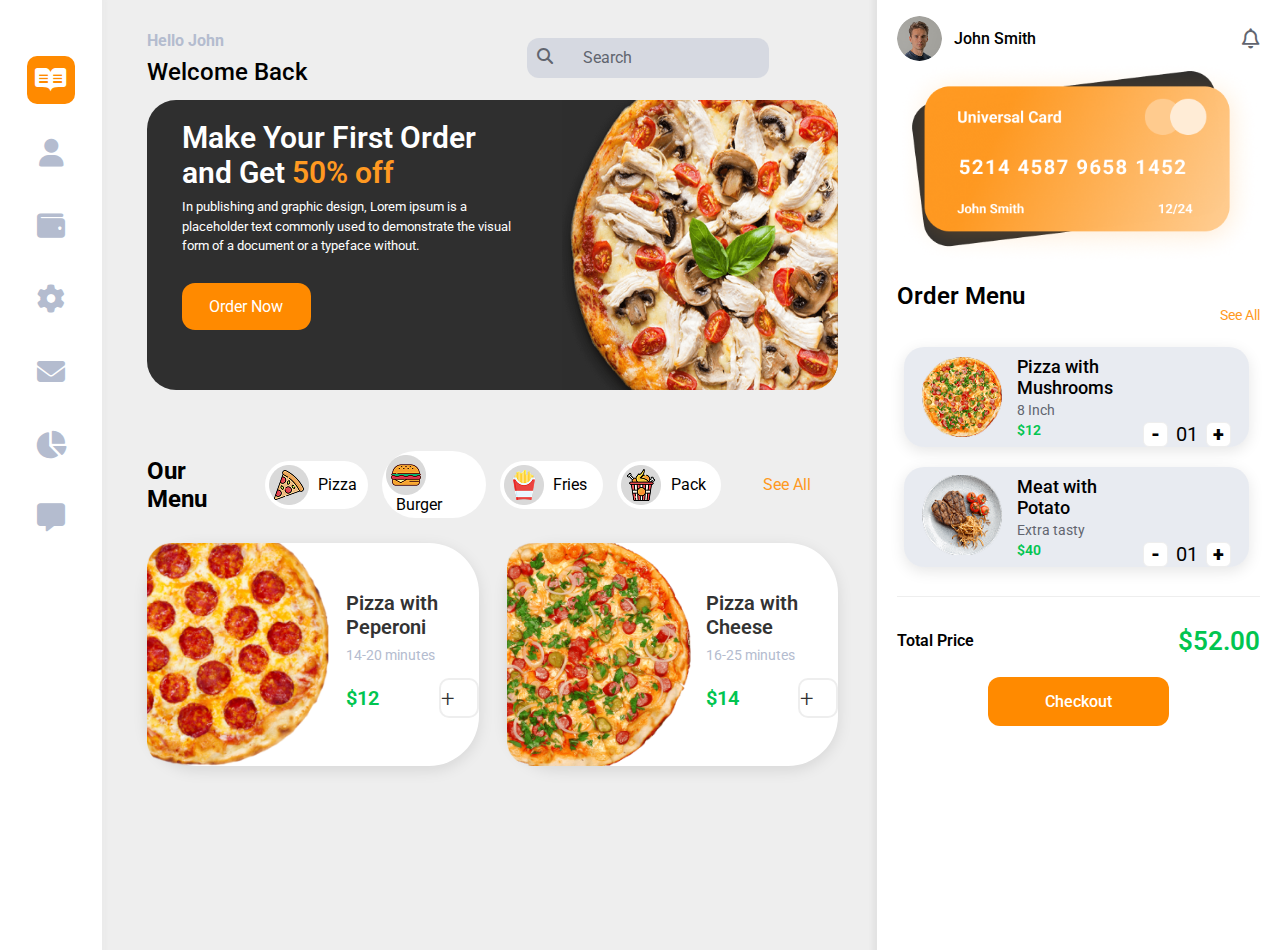
<file: task/index.html>
<!DOCTYPE html>
<html lang="en">

<head>
    <meta charset="UTF-8">
    <meta name="viewport" content="width=device-width, initial-scale=1.0">
    <title>Pizza Shop</title>
    <link rel="stylesheet" href="fontawesome/css/all.css">
    <link rel="stylesheet" href="fontawesome/css/all.min.css">
    <link rel="preconnect" href="https://fonts.googleapis.com">
    <link rel="preconnect" href="https://fonts.gstatic.com" crossorigin>
    <link href="https://fonts.googleapis.com/css2?family=Roboto:ital,wght@0,100..900;1,100..900&display=swap"
        rel="stylesheet">
    <link rel="stylesheet" href="css/style.css">
</head>

<body class="d-flex">
    <nav>
        <ul class="d-flex align-items-center">
            <li class="text-muted">
                <a href="">
                    <i class="fa-brands fa-readme nav-icon selected-icon bg-theme"></i>
                </a>
            </li>
            <li>
                <a href="">
                    <i class="fa-solid fa-user nav-icon text-muted"></i>
                </a>
            </li>
            <li>
                <a href="">
                    <i class="fa-solid fa-wallet nav-icon text-muted"></i>
                </a>
            </li>
            <li>
                <a href="">
                    <i class="fa-solid fa-gear nav-icon text-muted"></i>
                </a>
            </li>
            <li>
                <a href="">
                    <i class="fa-solid fa-envelope nav-icon text-muted"></i>
                </a>
            </li>
            <li>
                <a href="">
                    <i class="fa-solid fa-chart-pie nav-icon text-muted"></i>
                </a>
            </li>
            <li>
                <a href="">
                    <i class="fa-solid fa-message nav-icon text-muted"></i>
                </a>
            </li>
        </ul>
    </nav>
    <main class="bg-secondary">
        <header class="container">
            <div class="title d-flex justify-content-between align-items-center">
                <div class="greetings">
                    <h4 class="text-muted">Hello John</h4>
                    <h2 class="welcome-back">Welcome Back</h2>
                </div>
                <form class="search-bar">
                    <div class="relative">
                        <i class="fa-solid fa-magnifying-glass search-icon absolute"></i>
                        <input type="search" placeholder="Search">
                    </div>
                </form>
            </div>
            <div class="content d-flex justify-content-between">
                <div class="content-text">
                    <p class="content-title main-color">
                        Make Your First Order and Get <span class="secondary-color">50% off</span>
                    </p>
                    <p class="content-desc main-color">
                        In publishing and graphic design, Lorem ipsum is a placeholder text commonly used to demonstrate
                        the visual form of a document or a typeface without.
                    </p>
                    <button class="order-now-button main-color bg-theme">
                        Order Now
                    </button>
                </div>
                <img src="images/pizza3.png" alt="pizza" class="content-img">
            </div>
        </header>
        <section class="container middle-nav ">
            <ul class="d-flex justify-content-between align-items-center">
                <li class="middle-navbar-choices">
                    <h2 class="our-menu">Our Menu</h2>
                </li>
                <li class="middle-navbar-choices">
                    <div class="middle-navbar-content bg-main d-flex align-items-center">
                        <img src="images/pizza.png" alt="pizza" class="middle-navbar-choices-icon">
                        <p class="middle-navbar-choices-text">Pizza</p>
                    </div>
                </li>
                <li class="middle-navbar-choices">
                    <div class="middle-navbar-content bg-main d-flex align-items-center">
                        <img src="images/burger.png" alt="pizza" class="middle-navbar-choices-icon">
                        <p class="middle-navbar-choices-text">Burger</p>
                    </div>
                </li>
                <li class="middle-navbar-choices">
                    <div class="middle-navbar-content bg-main d-flex align-items-center">
                        <img src="images/fries.png" alt="pizza" class="middle-navbar-choices-icon">
                        <p class="middle-navbar-choices-text">Fries</p>
                    </div>
                </li>
                <li class="middle-navbar-choices">
                    <div class="middle-navbar-content bg-main d-flex align-items-center">
                        <img src="images/pack.png" alt="pizza" class="middle-navbar-choices-icon">
                        <p class="middle-navbar-choices-text">Pack</p>
                    </div>
                </li>
                <li class="middle-navbar-choices">
                    <div class="middle-navbar-content">
                        <p class="middle-navbar-choices-text secondary-color see-all">See All</p>
                    </div>
                </li>
            </ul>
        </section>
        <!-- Replace the existing food-items-section with this -->
        <section class="container food-items-section">
            <div class="food-items-container ">
                <div class="food-item-card d-flex align-items-center">
                    <img src="images/pizza1.png" alt="Pizza with Peperoni" class="food-item-img">
                    <div class="food-item-content">
                        <h3 class="food-item-title">Pizza with Peperoni</h3>
                        <p class="food-item-time">14-20 minutes</p>
                        <div class="d-flex justify-content-between align-items-center">
                            <span class="food-item-price">$12</span>
                            <button class="add-btn d-flex align-items-center justify-content-center">+</button>
                        </div>
                    </div>
                </div>
                <div class="food-item-card d-flex align-items-center">
                    <img src="images/pizza2.png" alt="Pizza with Cheese" class="food-item-img">
                    <div class="food-item-content">
                        <h3 class="food-item-title">Pizza with Cheese</h3>
                        <p class="food-item-time">16-25 minutes</p>
                        <div class="d-flex justify-content-between align-items-center">
                            <span class="food-item-price">$14</span>
                            <button class="add-btn d-flex align-items-center justify-content-center">+</button>
                        </div>
                    </div>
                </div>
            </div>
        </section>
    </main>
    <section class="side-bar bg-main">
        <div class="container">
            <div class="d-flex justify-content-between align-items-center sidebar-spacing">
                <div class="d-flex align-items-center user-profile-gap">
                    <img src="images/user-img.png" alt="user image"
                        class="user-avatar d-flex align-items-center justify-content-between">
                    <p class="user-name">John Smith</p>
                </div>
                <i class="fa-regular fa-bell bell-icon"></i>
            </div>
            <img src="images/card.png" alt="credit-card" class="payment-card">
            <div class="side-bar-order-menu">
                <div class="d-flex justify-content-between align-items-center order-menu-spacing">
                    <h2 class="order-menu-title">Order Menu</h2>
                    <a href="" class="see-all-link secondary-color">See All</a>
                </div>
                <div class="d-flex align-items-center order-item">
                    <img src="images/topping1.png" alt="Pizza with Mushrooms" class="order-item-img">
                    <div class="order-item-details">
                        <div class="order-item-name">Pizza with Mushrooms</div>
                        <div class="order-item-desc">8 Inch</div>
                        <div class="order-item-price">$12</div>
                    </div>
                    <div class="d-flex align-items-center order-item-quantity">
                        <button class="quantity-btn d-flex justify-content-between">-</button>
                        <span class="quantity-number" id="mushroom-qty">01</span>
                        <button class="quantity-btn d-flex justify-content-between">+</button>
                    </div>
                </div>
                <div class="d-flex align-items-center order-item">
                    <div class="relative">
                        <img src="images/topping2.png" alt="Meat with Potato" class="order-item-img">
                    </div>
                    <div class="order-item-details">
                        <div class="order-item-name">Meat with Potato</div>
                        <div class="order-item-desc">Extra tasty</div>
                        <div class="order-item-price">$40</div>
                    </div>
                    <div class="d-flex align-items-center order-item-quantity">
                        <button class="quantity-btn d-flex align-items-center justify-content-between">-</button>
                        <span class="quantity-number" id="meat-qty">01</span>
                        <button class="quantity-btn d-flex align-items-center justify-content-between">+</button>
                    </div>
                </div>

                <div class="order-total">
                    <div class="d-flex justify-content-between align-items-center total-spacing">
                        <span class="total-label">Total Price</span>
                        <span class="total-price" id="total-price">$52.00</span>
                    </div>

                    <button class="checkout-btn main-color bg-theme">Checkout</button>
                </div>
            </div>
        </div>
    </section>
    </main>




    <!-- 
    <i class="fa-regular fa-bell"></i>
    <i class="fa-solid fa-magnifying-glass"></i> -->
</body>

</html>
</file>
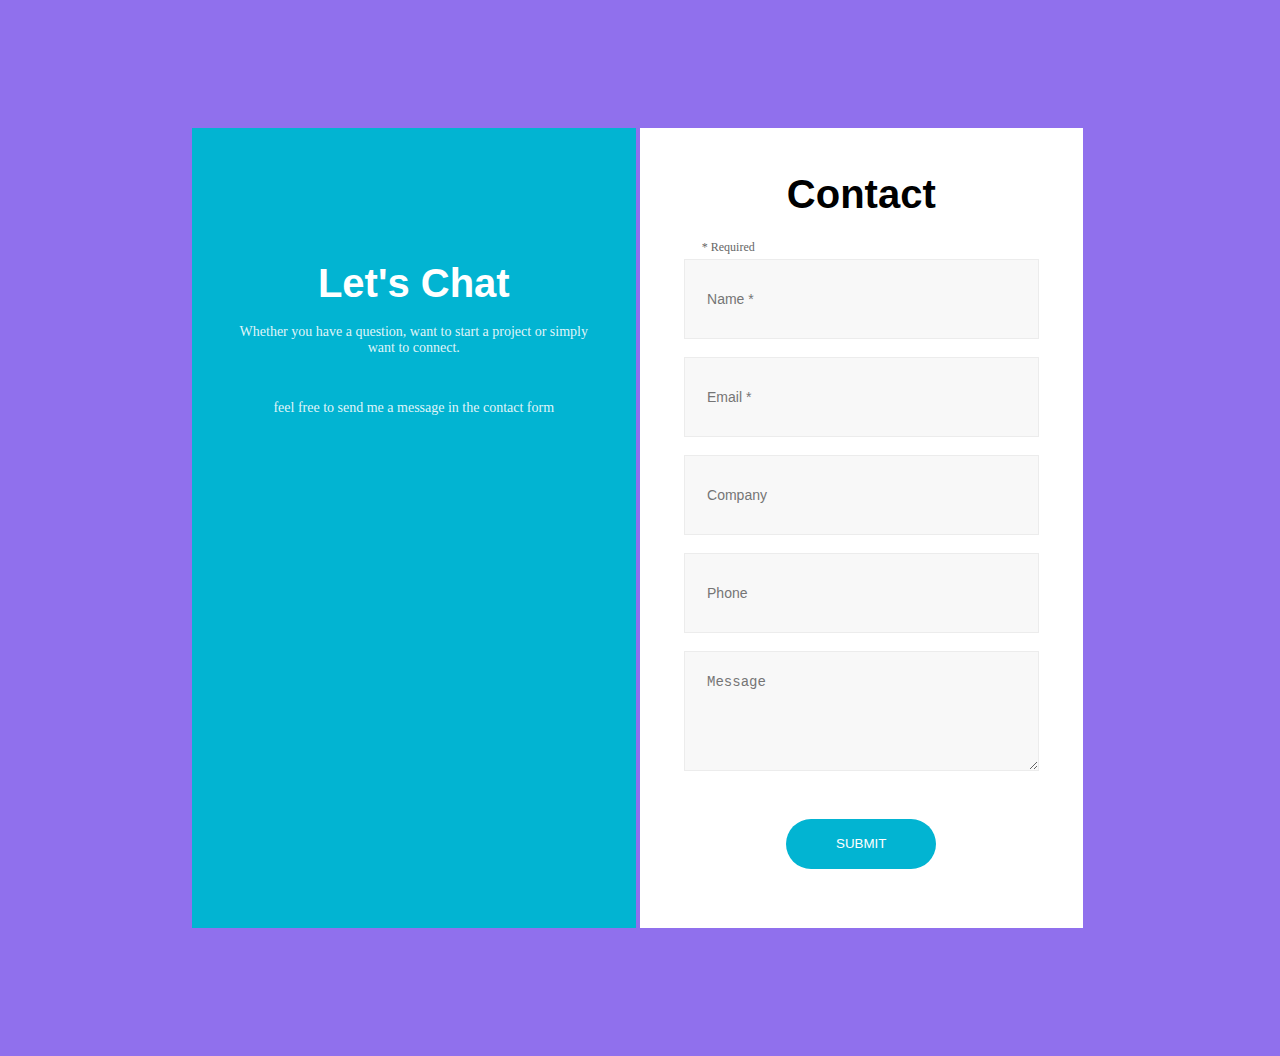
<file: task1/index.html>
<!DOCTYPE html>
<html lang="en">
<head>
    <meta charset="UTF-8">
    <meta name="viewport" content="width=device-width, initial-scale=1.0">
    <title>css task</title>
    <link rel="stylesheet" href="css/style.css"> <!-- external css -->
</head>
<body>
    <div class="container">
        <div class="left-section">
            <p class="lets-chat"> Let's Chat</h1>
            <p class="text-upper"> Whether you have a question, want to start a project or simply want to connect.</p>
            <p class="text-lower">  feel free to send me a message in the contact form</p>
        </div>
        <form class= "right-section">
            <p class="contact"> Contact</p>
            <span class="required-label">* Required</span>
            <input class="form-inputs" type="text" id="name" name="name" required placeholder="Name *" required>
            <br><br>
            <input class="form-inputs" type="email" id="email" name="email" required placeholder="Email *">
            <br><br>
            <input class="form-inputs" type="text" id="company" name="company" required placeholder="Company">
            <br><br>
            <input class="form-inputs" type="phone" id="phone" name="phone" required placeholder="Phone">
            <br><br>
            <textarea class="form-inputs" id="message" name="message" rows="4" required placeholder="Message"></textarea>
            <br>
            <button class="submit-button" type="submit">SUBMIT</button>
        </form>
    </div>
</body>
</html>
</file>
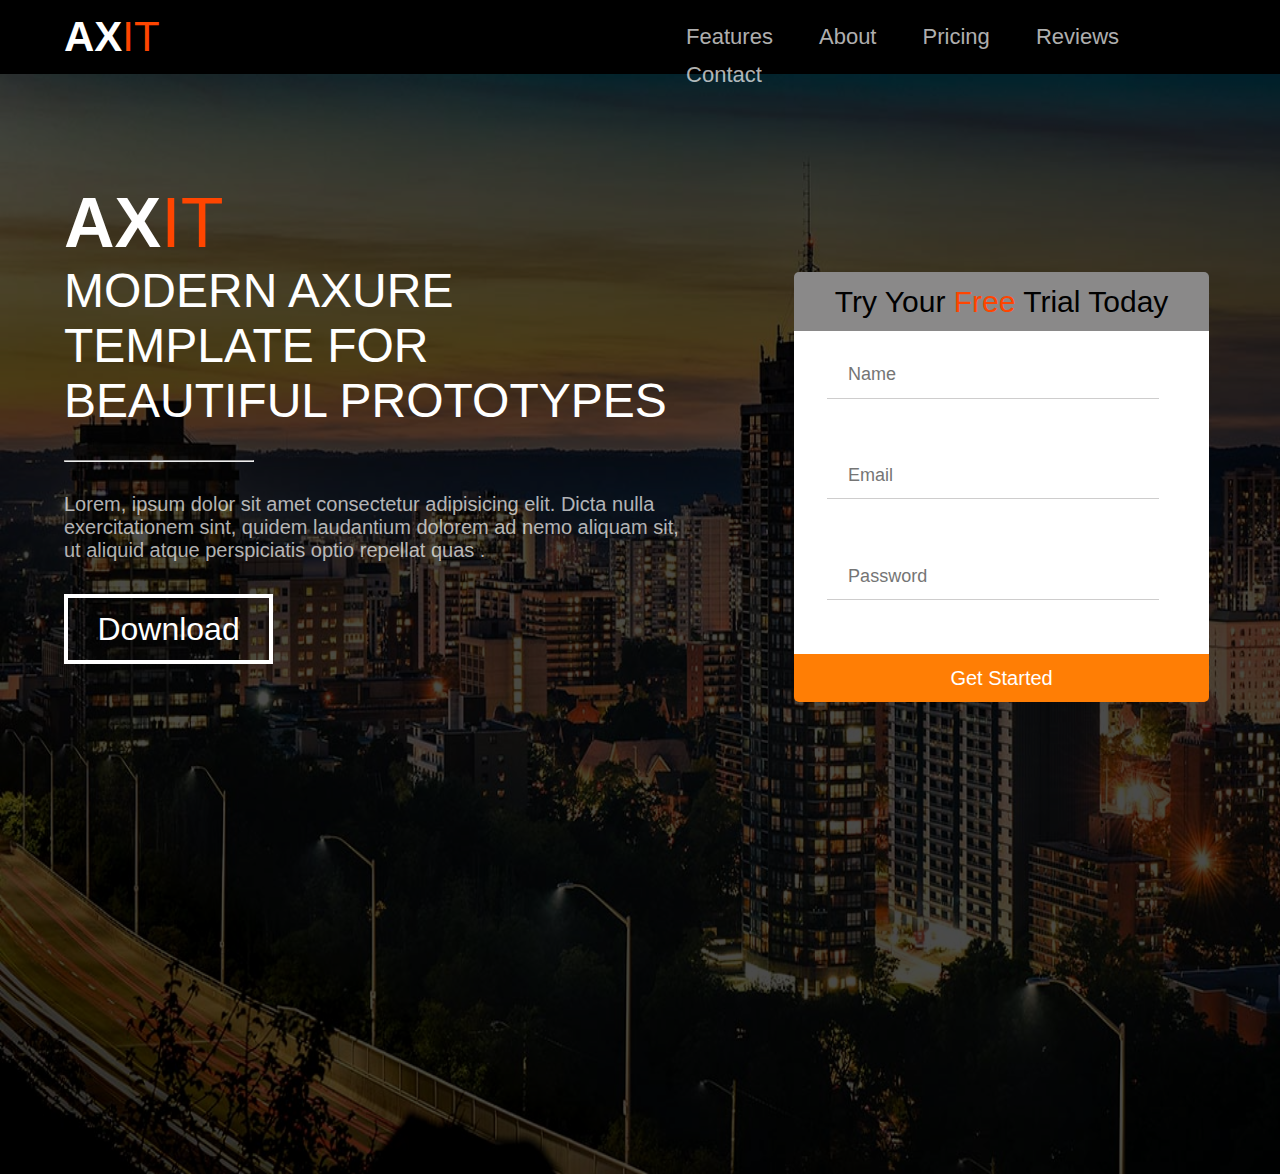
<file: session3/task1/index.html>
<!DOCTYPE html>
<html lang="en">
<head>
    <meta charset="UTF-8">
    <meta name="viewport" content="width=device-width, initial-scale=1.0">
    <link rel="stylesheet" href="css/style.css">
    <title>example</title>
</head>
<body>
    <nav class="bg-dark">
        <div class="container">
            <p class="nav-logo d-inline-block">
                <a href="" class="text-white">AX<span class="nav-logo-right">IT</span></a>
            </p>
            <ul class="float-right">
                <li class="float-left">
                    <a href="" class="text-grey">Features </a> 
                </li>
                <li class="float-left">
                    <a href="" class="text-grey">About </a> 
                </li>
                <li class="float-left">
                    <a href="" class="text-grey">Pricing </a> 
                </li>
                <li class="float-left">
                    <a href="" class="text-grey">Reviews </a> 
                </li>
                <li class="float-left">
                    <a href="" class="text-grey">Contact </a> 
                </li>
            </ul>
        </div>
    </nav>
    <main>
        <div class="overlay">
            <section class="container">
                <div class="left-section d-inline-block">
                    <p class="main-logo">AX<span class="main-right-logo">IT</span></p>
                    <p class="intro text-white">MODERN AXURE TEMPLATE FOR BEAUTIFUL PROTOTYPES</p>
                    <hr class="separator">
                    <p class="content text-grey"> Lorem, ipsum dolor sit amet consectetur adipisicing elit. Dicta nulla exercitationem sint, quidem laudantium dolorem ad nemo aliquam sit, ut aliquid atque perspiciatis optio repellat quas .</p>
                    <button class="download-button"> Download </button>
                </div>
                <div class="right-section d-inline-block">
                    <form class="form">
                        <p class="form-title"> Try Your <span class="nav-logo-right">Free</span> Trial Today</p>
                        <input class="form-choices" type="Name" placeholder="Name">
                        <input class="form-choices" type="Email" placeholder="Email">
                        <input class="form-choices" type="password" placeholder="Password">
                        <p class="form-footer"> Get Started</p>

                    </form>
                </div>
            </section>
        </div>
    </main>
</body>
</html>
</file>
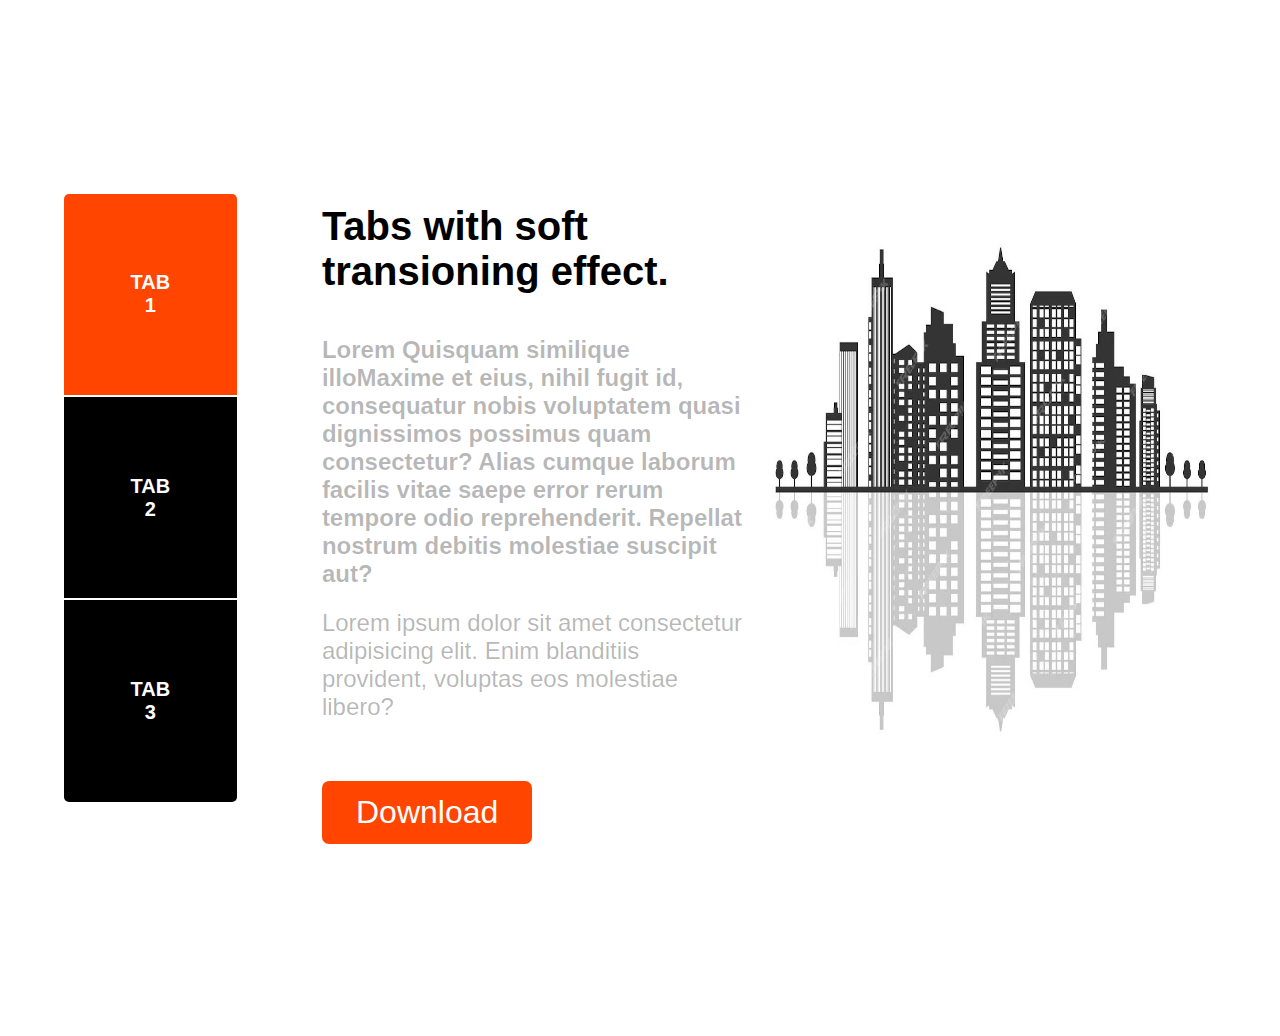
<file: session3/task2/index.html>
<!DOCTYPE html>
<html lang="en">
<head>
    <meta charset="UTF-8">
    <meta name="viewport" content="width=device-width, initial-scale=1.0">
    <title>example2</title>
    <link rel="stylesheet" href="css/styles.css">
</head>
<body>
    <main>
        <section class="left-section d-inline-block">
            <div class="box text-white orange-background first-box"> TAB 1</div>
            <div class="box text-white black-background"> TAB 2</div>
            <div class="box text-white black-background last-box"> TAB 3</div>

        </section>
        <section class="middle-section d-inline-block">
            <p class="header text-black"> Tabs with soft transioning effect. </p>
            <p class="content text-grey"> Lorem Quisquam similique illoMaxime et eius, nihil fugit id, consequatur nobis voluptatem quasi dignissimos possimus quam consectetur? Alias cumque laborum facilis vitae saepe error rerum tempore odio reprehenderit. Repellat nostrum debitis molestiae suscipit aut?</p>
            <p class="sub text-grey"> Lorem ipsum dolor sit amet consectetur adipisicing elit. Enim blanditiis provident, voluptas eos molestiae libero?</p>
            <button class="download-button text-white"> Download</button>
        </section>
        <section class="right-section d-inline-block">
            <img src="images/city.jpg" id="city">
        </section>
    </main>
</body>
</html>
</file>
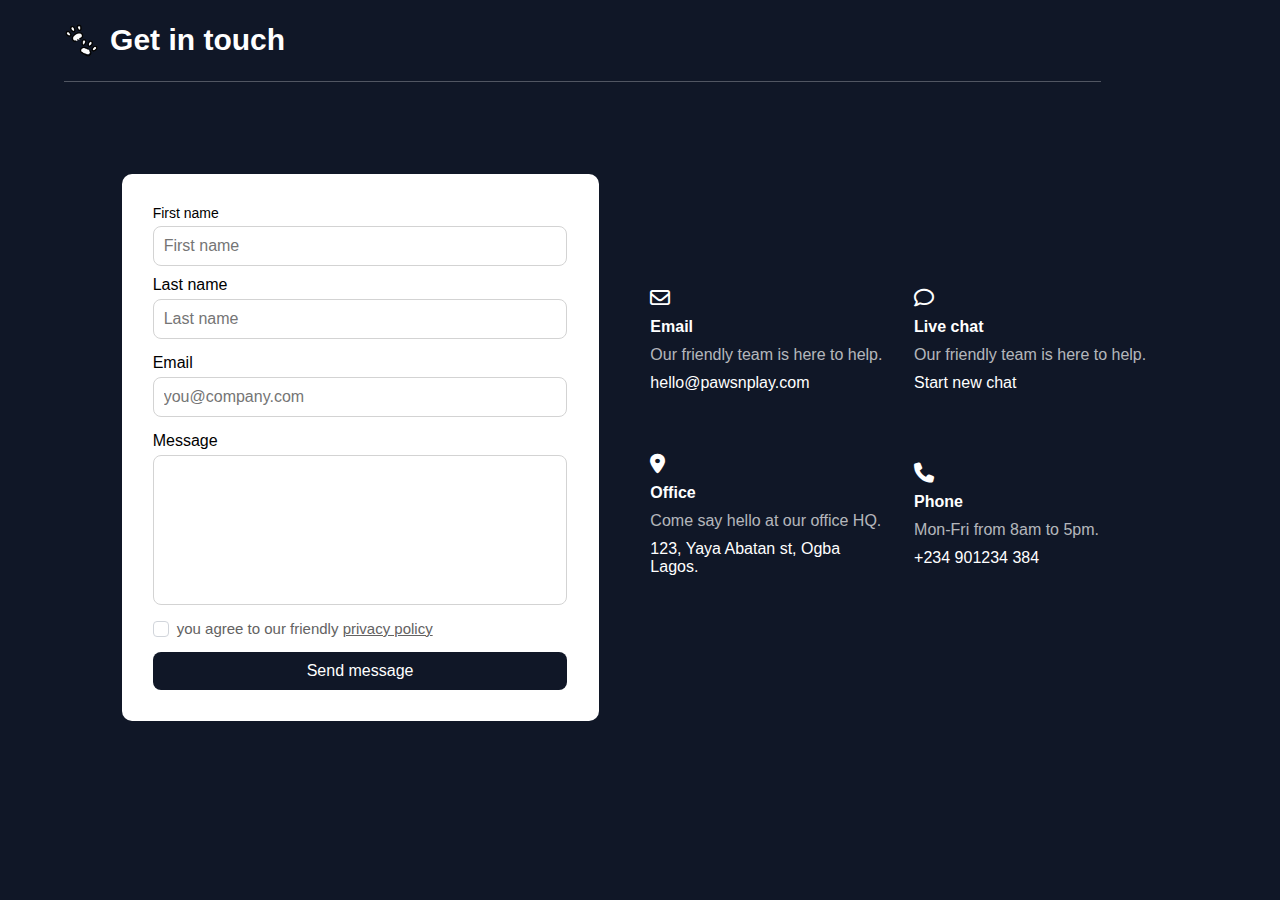
<file: session5/task/index.html>
<!DOCTYPE html>
<html lang="en">
<head>
    <meta charset="UTF-8">
    <meta name="viewport" content="width=device-width, initial-scale=1.0">
    <title>Document</title>
    <link rel="stylesheet" href="css/all.css">
    <link rel="stylesheet" href="css/all.min.css">
    <link rel="stylesheet" href="css/styles.css">
</head>
    <body class="container bg-dark">
        <nav class="d-flex">
            <img class="dog" src="images/dog.png">
            <p class="logo text-white"> Get in touch</p>
        </nav>
        <hr class="separator">
        <main>
            <div class="d-flex">
                <form class="left-section d-flex">
                    <div class="name-row d-flex">
                        <div class="form-card d-flex">
                            <label class="label" for="firstName"> First name</label>
                            <input class="form-input" id="firstName" type="text" placeholder="First name">
                        </div>
                        <div class="form-card d-flex">
                            <label for="lastName"> Last name</label>
                            <input class="form-input" id="lastName" type="text" placeholder="Last name">
                        </div>
                    </div>
                    <div class="form-card d-flex">
                        <label for="email"> Email</label>
                        <input class="form-input" id="email" type="email" placeholder="you@company.com">
                    </div>
                    <div class="form-card d-flex">
                        <label for="message"> Message</label>
                        <input class="form-input" id="message" type="text">
                    </div>
                    <div class="form-card">
                        <label class="check-box d-flex">
                            <input type="checkbox">
                            <span class="agrement">you agree to our friendly <a href="">privacy policy</a></span>
                        </label>
                    </div>
                    <div class="form-card d-flex">
                        <button class="form-input send-message">Send message</button>
                    </div>
                </form>

                <div class="right-section d-flex">
                    <div class="card d-flex">
                        <i class="fa-regular fa-envelope icon"></i>
                        <h5 class="title">Email</h5>
                        <p class="description">Our friendly team is here to help.</p>
                        <p class="additional">hello@pawsnplay.com</p>
                    </div>
                    <div class="card d-flex">
                        <i class="fa-regular fa-comment icon"></i>
                        <h5 class="title">Live chat</h5>
                        <p class="description">Our friendly team is here to help.</p>
                        <p class="additional">Start new chat</p>
                    </div>
                    <div class="card d-flex">
                        <i class="fa-solid fa-location-dot icon"></i>
                        <h5 class="title">Office</h5>
                        <p class="description">Come say hello at our office HQ.</p>
                        <p class="additional">123, Yaya Abatan st, Ogba Lagos.</p>
                    </div>
                    <div class="card d-flex">
                        <i class="fa-solid fa-phone icon"></i>
                        <h5 class="title">Phone</h5>
                        <p class="description">Mon-Fri from 8am to 5pm.</p>
                        <p class="additional">+234 901234 384</p>
                    </div>
                </div>
            </div>
        </main>
    </body>
</html>
</file>
<file: task1/css/style.css>
*{
    margin: 0;
    padding: 0;
    box-sizing: border-box;
    border: 0;
}
body{
    background-color: rgba(144,112,237,255);
}
.container{
    margin: 10% 8% 10% 15%;
}
.left-section{
    background-color: rgba(2,180,210,255);
    color: white;
    display: inline-block;
    text-align: center;
    width: 45%;
    height: 800px;
    vertical-align: top;
    padding-bottom: 47%;
}
.right-section{
    background-color: white;
    display: inline-block;
    text-align: center;
    width: 45%;
    height: 800px;

}
.text-upper{
    margin: 4% 10% 10%;
    font-size: 14px;
    color: rgba(255, 255, 255, 0.89);
}
.text-lower{
    font-size: 14px;
    margin: 10% 10% 0px;
    color: rgba(255, 255, 255, 0.89);

}
.lets-chat{
    margin-top: 30%;
    font-size: 40px;
    font-weight: bold;
    font-family:'Segoe UI', Tahoma, Geneva, Verdana, sans-serif;

}
.contact{
    font-size: 40px;
    font-weight: bold;
    margin-top: 10%;
    margin-bottom: 5%;
    font-family:'Segoe UI', Tahoma, Geneva, Verdana, sans-serif;

}
.required-label {
      font-size: 12px;
      color: #666; /* light gray */
      margin-bottom: 4px;
      display: block;
      margin-right: 60%;
    }
.form-inputs{
    padding: 5% 35% 5% 5%;
    background-color: rgb(248,248,248);
    border: 1px solid rgb(236,236,236) ;
    font-size: 14px;
    width: 80%;
    height: 10%;
}
.submit-button{
    background-color: rgba(2,180,210,255);
    border-radius: 30px;
    height: 50px;
    width: 150px;
    color: white;
    margin: 10% 0% 0%;
}
#message{
    height: 15%;
}
</file>
<file: session5/task/css/styles.css>
* {
    padding: 0;
    margin: 0;
    box-sizing: border-box;
    font-family: 'Segoe UI', Tahoma, Geneva, Verdana, sans-serif;
}
.text-white {
color: white;
}
.container {
    margin: auto;
    width: 90%;
}
.bg-dark {
    background-color: rgba(16, 23, 39, 255);
}
nav {
    padding: 2% 0%;
}
main{
    padding: 8% 5%;
}
.d-flex {
    display: flex;
    flex-wrap: wrap;
}

.dog {
    width: 3%;
}
.logo {
    font-size: 30px;
    font-weight: 600;
    margin-left: 1%;
}
.separator {
    border: none;
    height: 1px;
    background-color: rgba(255, 255, 255, 0.274);
    width: 90%;
}
.left-section {
    background-color: white;
    border-radius: 10px;
    width: 46%;
    padding: 3%;
    flex-direction: column;
    gap: 15px;
    height: 70%;
    margin-right: 5%;
}
.form-card {
    flex-direction: column;
    gap: 5px;
}
.label {
    font-size: 14px;
}
.form-input {
    font-size: 16px;
    color: rgb(51, 51, 51);
    padding: 10px;
    border-radius: 8px;
    border: 1px solid lightgray;
}
#message{
    height: 150px;
}
.name-row {
    gap: 10px;
}
.name-row .form-card {
    flex: auto; 
}
.right-section {
    justify-content: space-around;
    column-gap: 6%;
    color: white;
    width: 48%;
    align-items: center;
    height: 350px;
    margin-top: 8%;
}
.card {
    flex-direction: column;
    gap: 10px;
    width: 47%;
    align-self: center;
}
.icon {
    font-size: 20px;
}
.title {
    font-weight: 600;
    font-size: 16px;
}
.description {
    color: rgba(255,255,255,0.7);
}
.additional {
    font-weight: 500;
}
.send-message{
    background-color: rgba(16, 23, 39, 255); 
    color: white; 
    border: none; 
    cursor: pointer;
}

.agrement{
    color: rgb(99, 98, 98);
    font-size: 15px;
}
span a{
    color: rgb(99, 98, 98);
}

.check-box {
    align-items: flex-end;
    gap: 8px;
    cursor: pointer;
    flex-direction: row;

}


.check-box input[type="checkbox"] {
    appearance: none;
    width: 16px;
    height: 16px;
    border: 1.5px solid #d1d5db;
    border-radius: 4px;
    background-color: white;
    cursor: pointer;
}
</file>
<file: task/css/style.css>
/*reset styles*/
* {
    padding: 0;
    margin: 0;
    box-sizing: border-box;
    font-family: Roboto;
}

a {
    text-decoration: none;
}

nav ul {
    list-style: none;
    flex-direction: column;
    gap: 25px;
    padding-top: 55%;
}

nav {
    box-shadow: 0px 2px 10px 12px rgba(211, 211, 211, 0.452);
    margin-right: 0.5%;
}

main {
    width: 60%;
}

.side-bar {
    width: 30%;
    box-shadow: 2px 0px 5px 6px rgba(211, 211, 211, 0.452);
}

/*global styles*/
.container {
    width: 90%;
    margin: auto;
    padding: 4% 0%;
}

.d-flex {
    display: flex;
    flex-wrap: wrap;
}

.justify-content-between {
    justify-content: space-between;
}

.align-items-center {
    align-items: center;
}

.absolute {
    position: absolute;
}

.relative {
    position: relative;
}

.main-color {
    color: white;
}

.secondary-color {
    color: #FF9921;
}

.price-color {
    color: #01C550;
}

.text-muted {
    color: rgba(180, 188, 207, 1);
}

.text-muted-order-menu,
.search-icon,
.bell-icon {
    color: rgba(97, 101, 111, 1);
    font-size: 14px;
}

.bg-main {
    background-color: white;
}

.bg-secondary {
    background-color: #eee;
}

.bg-menu {
    background-color: rgba(180, 188, 207, 0.3);
}

.bg-theme {
    background-color: rgba(255, 138, 0, 1);
    ;
}

nav {
    width: 8%;
    height: 950px;
}

.nav-icon {
    font-size: 28px;
    text-align: center;
    line-height: 48px;

}


/*custom styles*/
.selected-icon {
    border: none;
    border-radius: 10px;
    width: 48px;
    height: 48px;
    color: white;
}

.welcome-back {
    font-weight: 500;
    margin-top: 5%;
}

.search-bar {
    width: 35%;
    margin-right: 10%;
}

.search-bar input {
    border: none;
    border-radius: 12px;
    background-color: rgba(180, 188, 207, 0.41);
    height: 40px;
    width: 100%;
    padding-left: 23%;
}

input::placeholder {
    font-size: 16px;
    color: rgba(97, 101, 111, 1);

}

.search-icon {
    font-size: 16px;
    top: 10px;
    left: 10px;
}

.content {
    background-color: rgba(47, 47, 47, 1);
    height: fit-content;
    border-radius: 29px;
    margin-top: 2%;
    height: fit-content;
}

.content-img {
    height: 290px;
    overflow-y: hidden;
    width: 40%;
}

.content-text {
    width: 60%;
    padding: 3% 5%;
}

.content-title {
    width: 90%;
    font-size: 30px;
    font-weight: 600;
}

.content-desc {
    margin-top: 2%;
    font-size: 13px;
    width: 100%;
    line-height: 1.5;
}

.order-now-button {
    margin-top: 8%;
    padding: 4% 8%;
    border: none;
    border-radius: 13px;
    font-size: 16px;
}

.middle-nav {
    height: 30px;
}

.middle-nav ul {
    list-style: none;
    column-gap: 10px;
}

.middle-nav a {
    text-decoration: none;
    color: black;
}

.middle-navbar-choices {
    width: 15%;
}

.middle-navbar-content {
    border-radius: 34px;
    width: 100%;
    padding: 4% 4%;
}

.middle-navbar-choices-text {
    font-weight: 400;
    text-align: center;
    margin-left: 10%;
}

.our-menu {
    margin-right: 2%;
}

.see-all {
    padding: 0;
    margin: 0;
}
.food-items-section {
    margin-top: 4%;
}

.food-items-container {
    display: flex;
    flex-wrap: wrap;
    gap: 20px;
    justify-content: space-between;
}

.food-item-card {
    background-color: white;
    border-radius: 50px;
    padding: 0;
    box-shadow: 0 4px 15px rgba(0, 0, 0, 0.1);
    width: 48%;
    height: fit-content;
}

.food-item-img {
    width: 60%;
    border-radius: 0;
    margin-bottom: 0;
}
.food-item-content{
    width: 40%;
}
.food-item-title {
    font-size: 20px;
    font-weight: 600;
    margin-bottom: 8px;
    color: #333;
}

.food-item-time {
    font-size: 14px;
    color: #B4BCCF;
    margin-bottom: 15px;
}

.food-item-price {
    font-size: 20px;
    font-weight: 600;
    color: #01C550;
}

.add-btn {
    width: 40px;
    height: 40px;
    border: 2px solid #eee;
    border-radius: 10px;
    background: white;
    cursor: pointer;
    font-size: 24px;
    color: #333;
    font-weight: 300;
}

.add-btn:hover {
    border-color: #FF9921;
    color: #FF9921;
}
.side-bar{
    width: 31.5%;
}
.user-profile-gap {
    gap: 12px;
}

.user-avatar {
    width: 45px;
    height: 45px;
    border-radius: 50%;
}

.user-name {
    font-size: 16px;
    font-weight: 500;
}

.bell-icon {
    font-size: 20px;
    color: rgba(97, 101, 111, 1);
    cursor: pointer;
}

.payment-card {
    width: 100%;
    overflow: hidden;
}

.card-type {
    font-size: 12px;
    margin-bottom: 8px;
}

.card-number {
    font-size: 18px;
    font-weight: 600;
    margin-bottom: 15px;
    letter-spacing: 2px;
}

.card-holder {
    font-size: 12px;
}

.card-expiry {
    font-size: 12px;
}

.order-menu-title {
    font-size: 24px;
    font-weight: 600;
    margin-bottom: 10%;
}

.see-all-link {
    font-size: 14px;
    text-decoration: none;
}

.order-item {
    gap: 15px;
    margin-bottom: 20px;
    background-color: rgba(180, 188, 207, 0.3);
    border-radius: 20px;
    border: none;
    height: 100px;
    width: 95%;
    padding: 0 5%;
    margin-left: 2%;
    box-shadow: 0 4px 15px rgba(0, 0, 0, 0.1);}

.order-item-img {
    width: 80px;
    height: 80px;
    border-radius: 12px;
}

.order-item-details {
    flex: 1;
}

.order-item-name {
    font-size: 18px;
    font-weight: 500;
    margin-bottom: 4px;
}

.order-item-desc {
    font-size: 14px;
    color: rgba(97, 101, 111, 1);
    margin-bottom: 4px;
}

.order-item-price {
    font-size: 14px;
    font-weight: 600;
    color: #01C550;
}

.order-item-quantity {
    gap: 8px;
    vertical-align: bottom;
}

.order-item-quantity {
    gap: 8px;
    align-self: flex-end;
        font-size: 20px;

}

.quantity-btn {
    width: 25px;
    height: 25px;
    border: 1px solid #eee;
    border-radius: 6px;
    background: white;
    cursor: pointer;
    font-size: 20px;
    font-weight: 900;
    display: flex;
    align-items: center;
    justify-content: center;
    line-height: 1;
}

.order-total {
    margin-top: 8%;
    padding-top: 8%;
    border-top: 1px solid #eee;
}

.total-label {
    font-size: 16px;
    font-weight: 600;
}

.total-price {
    font-size: 26px;
    font-weight: 600;
    color: #01C550;
}

.checkout-btn {
    width: 50%;
    padding: 15px;
    border: none;
    border-radius: 12px;
    font-size: 16px;
    font-weight: 500;
    cursor: pointer;
    margin-top: 6%;
    vertical-align: center;
    margin-left: 25%;
}
.side-bar-order-menu{
    margin-top: 4%;
}
</file>
<file: session3/task1/css/style.css>
/* reset style*/
*{
    margin: 0;
    padding: 0;
    box-sizing: border-box;
    font-family: 'Segoe UI', Tahoma, Geneva, Verdana, sans-serif;
}
a{
    text-decoration: none;
}
nav a{
    color: white;
}
nav ul{
    display: inline-block;
    width: 50%;
    list-style: none;
}
nav li{
    text-decoration: none;
      font-size: 22px;
      margin-top: 2%;
      margin-left: 8%;
}
nav{
    height: 100%;
    padding-top: 1%;
    padding-bottom: 1%;
    margin-right: 0%;
}
main{
    background-image: url("../images/main-background.jpg");
    height: 1100px;
    background-size: 100% 100%;
}
/*global styles */
.bg-dark{
    background-color: black;
}
.text-black{
    color:black;
}
.container{
    width: 90%;
    margin: auto;
}
.text-white{
    color: white;
}
.nav-logo-right{
    color: orangered;
    font-weight: 400;
}
.d-inline-block{
    display: inline-block;
}
.nav-logo{
    color: white;
    font-size: 42px;
    font-weight: bold;
}
.text-grey{
    color: rgba(255, 255, 255, 0.699);
}
.float-left{
    float: left;
}
.float-right{
    float: right;
}
.overlay{
    background-color: rgba(0, 0, 0, 0.705);
    width: 100%;
    height: 1100px;
}
.main-logo{
    font-size: 70px;
    color: white;
    font-weight: bold;
    padding-top: 15%;

}
.main-right-logo{
    color: orangered;
    font-size: 70px;
     font-weight: 400;
}

/*custom styles*/
.intro{
    font-size: 48px;
}
.separator{
    width: 30%;
    margin: 5% 0%;
}
.content{
    font-size: 20px;
    margin-bottom: 5%;
}
.download-button{
    font-size: 32px;
    font-weight: 300;
    padding: 2%;
    border: 4px solid white;
    color: white;
    width: 33%;
    cursor: pointer;
    background: none;
}
.form-choices{
    color: rgb(206, 205, 205);
    padding: 3% 5% 3% 5%;
    height: 20%;
    margin: 5% 5% 8% 8%;
    width: 80%;
    font-size: 18px;
    border: 1px solid  rgb(206, 205, 205);
    border-top: none;
    border-left: none;
    border-right: none;
    background-color: white;
}

.form-title{
    color: black;
    background-color: rgb(138, 137, 137);
    font-size: 30px;
    text-align: center;
    padding: 3% 6%;
    border-top-left-radius: 5px;
    border-top-right-radius: 5px;
}
.form-footer{
    background-color: rgb(255, 126, 5);
    color: white;
    text-align: center;
    font-size: 20px;
    padding: 3% 6%;
    margin-top: 5%;
    border-bottom-left-radius: 5px;
    border-bottom-right-radius: 5px;
}
.left-section{
    width: 55%;
    vertical-align: top;
    margin-right: 8%;
}
.right-section{
    width: 36%;
    vertical-align: top;
    margin-top: 16%;
    background-color: white;
    border-radius: 5%;

}
</file>
<file: session3/task2/css/styles.css>
/* reset styles */

*{
    padding:0%;
    margin: 0%;
    box-sizing: border-box;
    font-family: 'Segoe UI', Tahoma, Geneva, Verdana, sans-serif;

}

main{
    background-color: rgb(255, 255, 255);
    padding: 15% 5%;
}


/*global styles*/
.left-section{
    text-align: center;
    width: 15%;
    vertical-align: top;

}
.middle-section{
    width: 37%;
    vertical-align: top;
    margin: 1% 1% 0% 7%;


}
.right-section{
    width: 39%;
    text-align: center;
    vertical-align: top;
}
.box{
    padding: 45% 35%;
    height: 50%;
    width: 100%; 
    margin: 1% 0%;
    font-size: 20px;
    font-weight: 700;
}
.first-box{
    border: none;
    border-top-left-radius: 5px;
    border-top-right-radius: 5px;
}
.last-box{
    border: none;
    border-bottom-left-radius: 5px;
    border-bottom-right-radius: 5px;
}
.orange-background{
    background-color: orangered;
}
.black-background{
    background-color: black;
}
.text-black{
    color: black;
}
.text-white{
    color: white;
}
.text-grey{
    color: rgba(0, 0, 0, 0.281)
}
.d-inline-block{
    display: inline-block;
}
/*custome styles*/
.header{
    font-size: 40px;
    font-weight: bold;
    margin-bottom: 10%;
}
.content{
    font-size: 24px;
    font-weight: 600;
    margin-bottom: 5%;
}
.sub{
    font-size: 24px;
    font-weight: 500;
    margin-bottom: 8%;
}
.download-button{
    padding: 3% 8%;
    font-size: 32px;
    background-color: orangered;
    border: none;
    border-radius: 7px;
    margin-top: 6%;
}
#city{
    width: 100%;
    height: 500px;
    margin-top: 10%;
    border: none;
}
</file>
